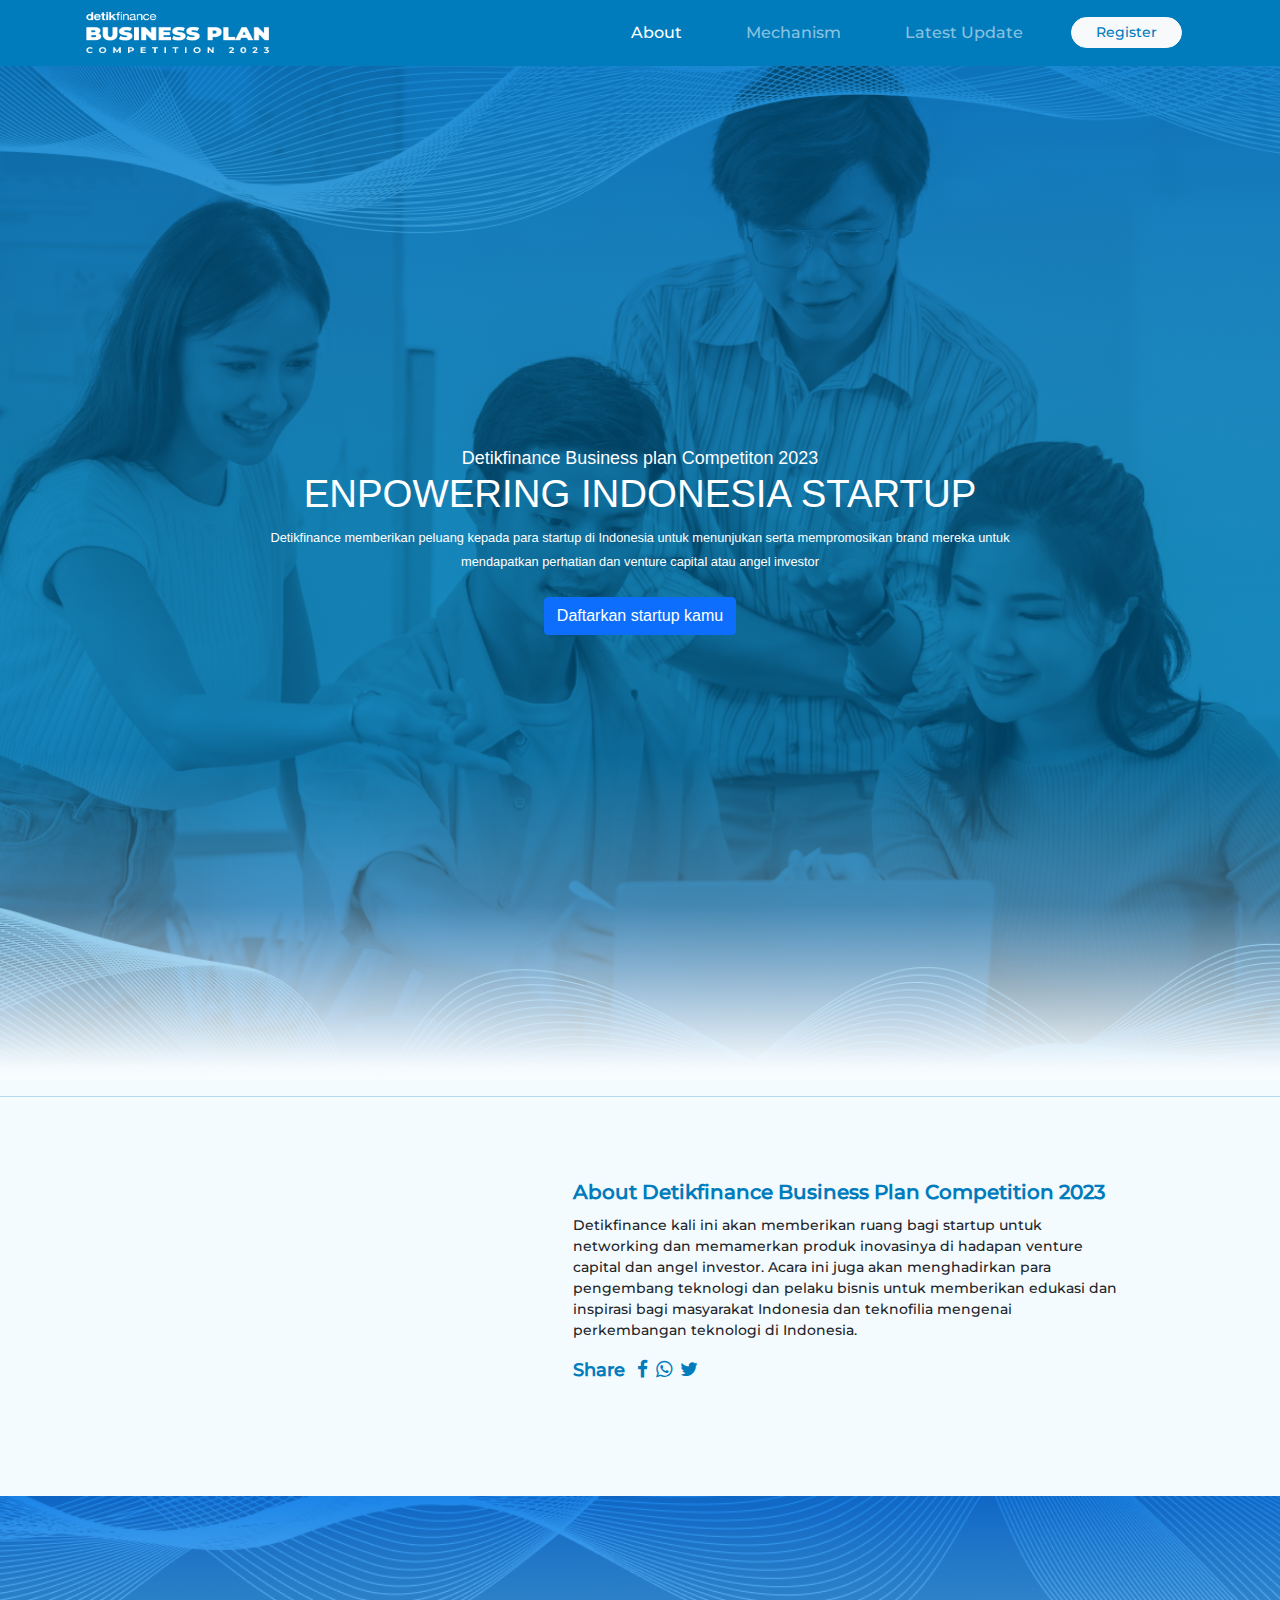
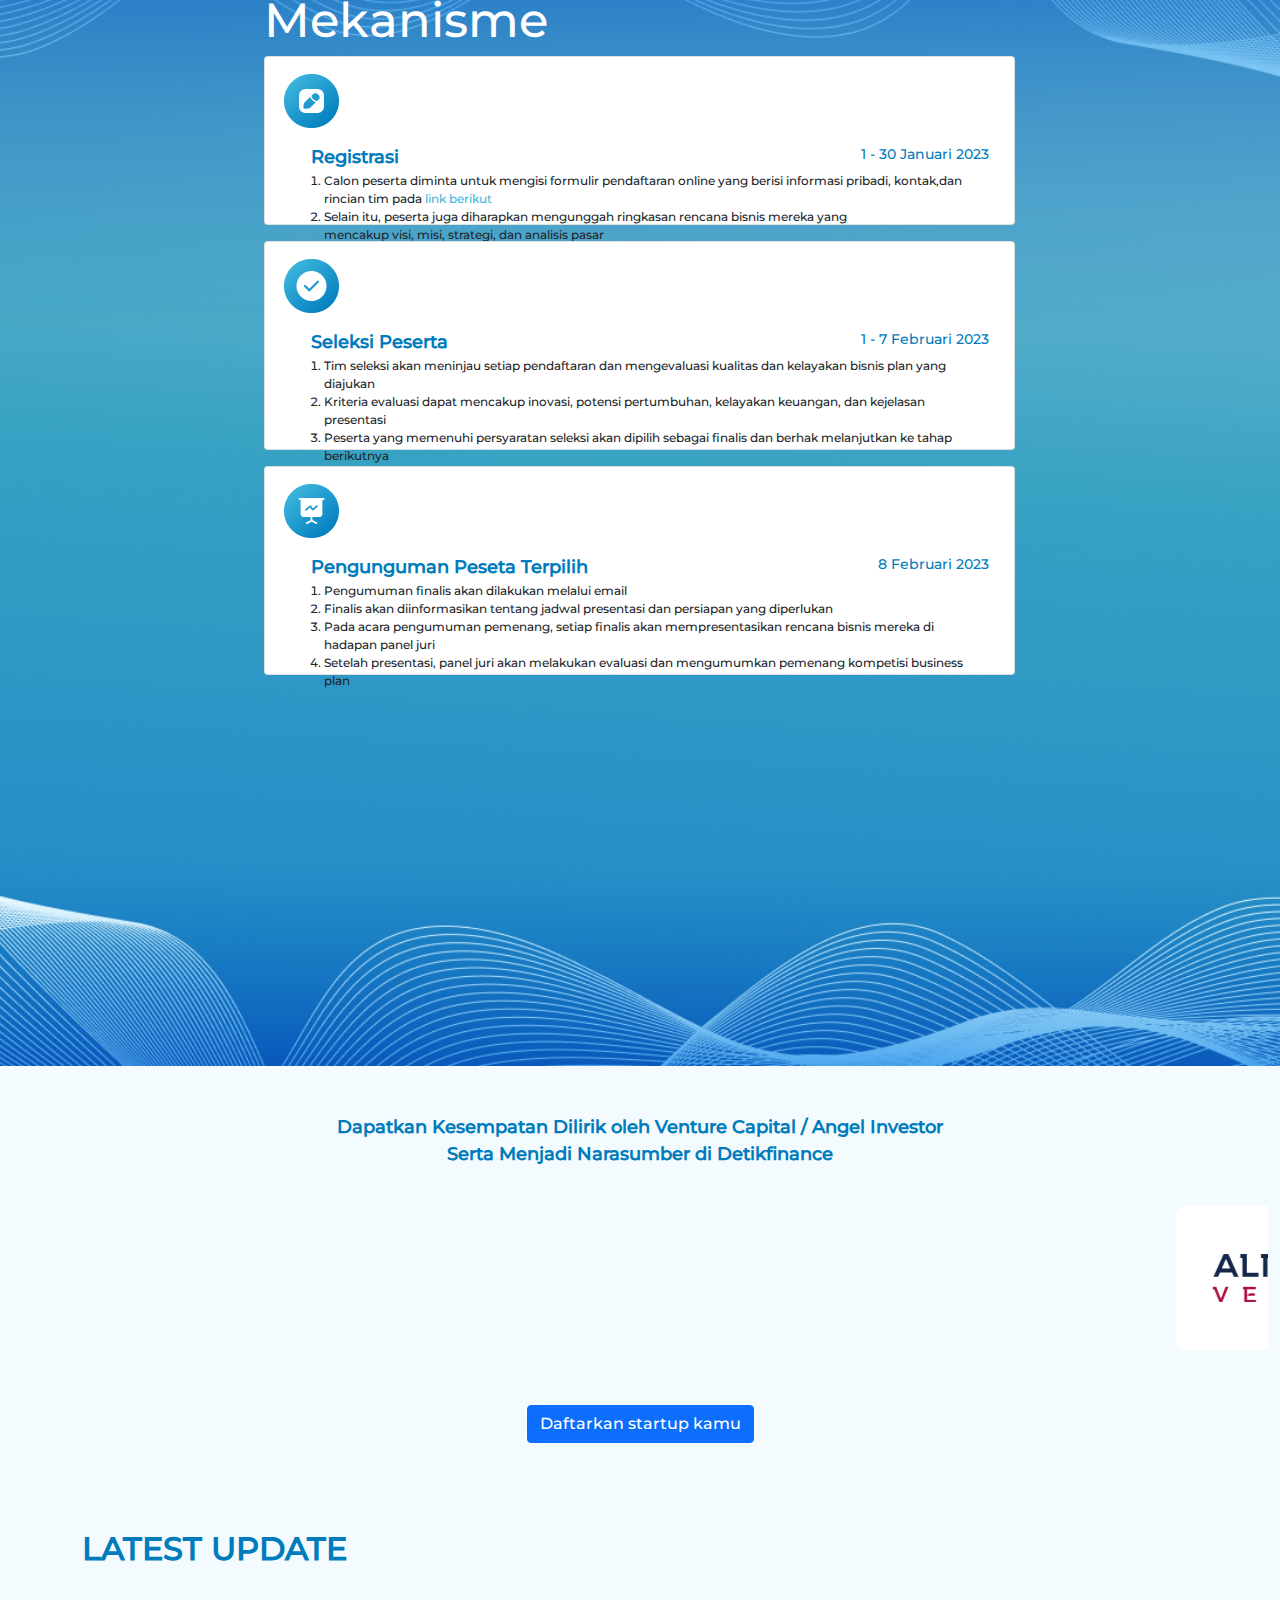
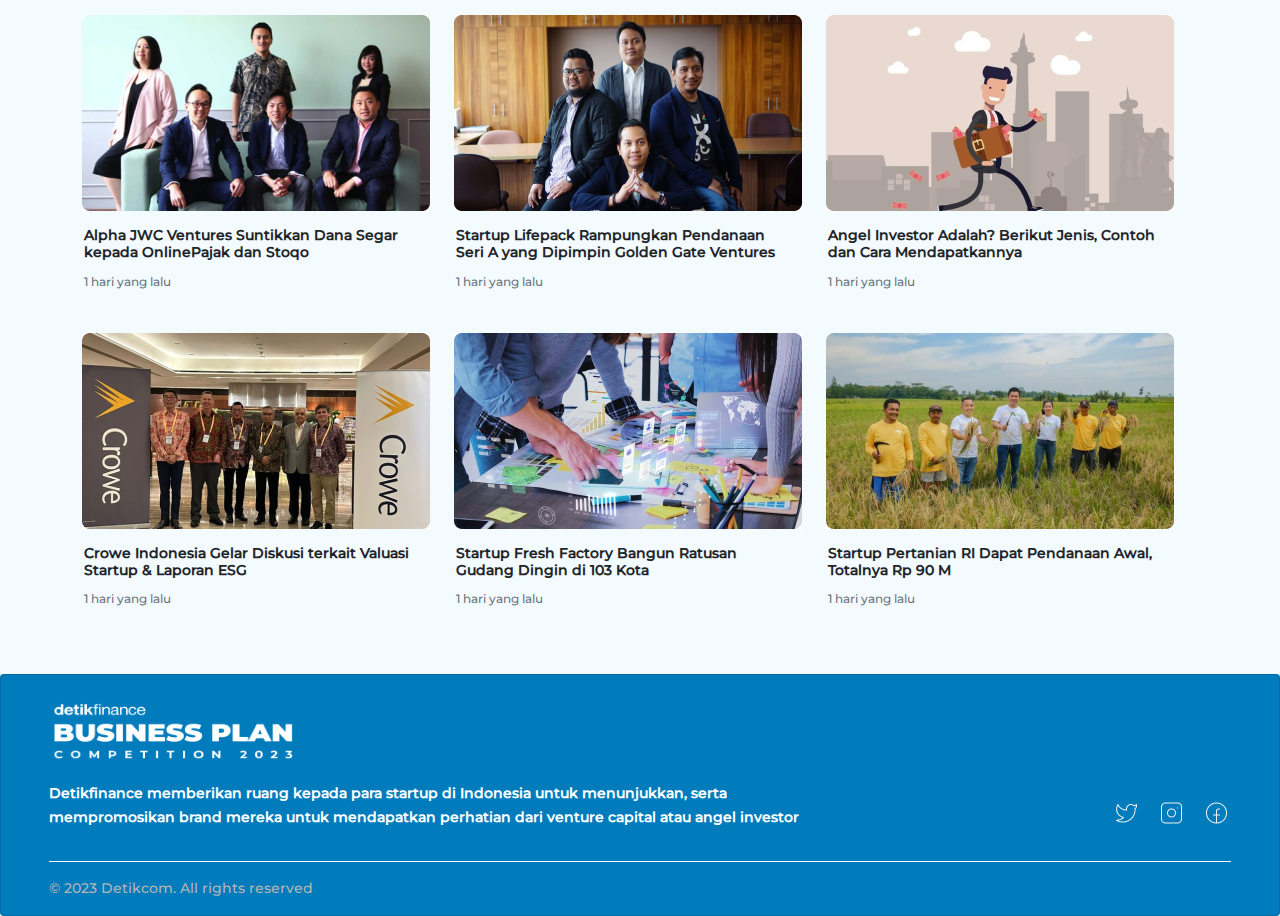
<file: index.html>
<!DOCTYPE html>
<html lang="en">
<head>
    <meta charset="UTF-8">
    <meta name="viewport" content="width=device-width, initial-scale=1">
    <link rel="stylesheet" href="bootstrap/css/bootstrap.min.css">
    <link rel="stylesheet" href="https://cdnjs.cloudflare.com/ajax/libs/font-awesome/4.7.0/css/font-awesome.min.css">
    <link rel="stylesheet" href="bootstrap/css/style.css">
    <style>
      @font-face {
        font-family: 'Montserrat'; 
        src: url('assets/font/static/Montserrat-Medium.ttf');
      }

        .banner-img {
            height: 120vh;
            background: linear-gradient(rgba(0, 124, 189, 0.5) 70%, rgba(255, 255, 255, 0.5)), url("assets/img/Background Hero Section.png");
            background-repeat: no-repeat;
            background-size: cover;
            background-position: center;

        }

        .content-img {
            height: 130vh;
            background: url("assets/img/Background Mekanisme Section.png");
            background-repeat: no-repeat;
            background-size: cover;
            background-position: center;

        }

        /* Responsive styles for iPhone 8s */
        @media (max-width: 375px) {
            .banner-img {
                height: 80vh;
            }
            .content-img {
                height: 90vh;
            }
            /* Additional styles for iPhone 8s */
        }

        /* Responsive styles for desktop */
        @media (min-width: 992px) {
            .banner-img {
                height: 120vh;
            }
            .content-img {
                height: 130vh;
            }
            /* Additional styles for desktop */
        }

    </style>
    <title>Document</title>
    
</head>
<body>

    <!-- Navbar -->
    <nav class="navbar fixed-top navbar-expand-md navbar-dark navbar-color">
        <div class="container">
            <a href="#">
              <img src="assets/img/logo.png" width="192px" height="50px">
            </a>
          <button class="navbar-toggler" type="button" data-bs-toggle="collapse" data-bs-target="#navbarSupportedContent" aria-controls="navbarSupportedContent" aria-expanded="false" aria-label="Toggle navigation">
            <span class="navbar-toggler-icon"></span>
          </button>
          <div class="collapse navbar-collapse" id="navbarSupportedContent">
            <ul class="navbar-nav ms-auto mb-2 mb-lg-0">
              <li class="nav-item">
                <a class="nav-link active mx-4" aria-current="page" href="#about">About</a>
              </li>
              <li class="nav-item">
                <a class="nav-link mx-4" aria-current="page" href="#mechanism">Mechanism</a>
              </li>
              <li class="nav-item">
                <a class="nav-link mx-4" aria-current="page" href="#latest">Latest Update</a>
              </li>
              <li class="nav-item">
                  <a href="register.html">
                    <button class="register btn btn-sm btn-light rounded-pill mx-3 px-4 my-1" type="button">Register</button>
                  </a>
              </li>
            </ul>
          </div>
        </div>
    </nav>
    <!-- End Navbar -->

    
    <!-- <div class="banner-img"> -->
        <div class="container-fluid banner-img ">
          <div class="container banner-content col-lg-8">
            <div class="text-center">
              <span style="font-size: 1.4vw;">Detikfinance Business plan Competiton 2023</span>
              <h3 style="font-size: 3vw;">ENPOWERING  INDONESIA  STARTUP</h3>
              <span class="text">Detikfinance memberikan peluang kepada para startup di Indonesia untuk menunjukan serta mempromosikan
                brand mereka untuk mendapatkan perhatian dan venture capital atau angel investor
              </span><br><br>
              <button type="button" class="btn btn-primary">Daftarkan startup kamu</button>
           </div>
          </div>
        </div>
    <!-- </div> -->

    <hr>

    <!-- About -->
    <div id="about">
      <div class="container pb-5">
        <div class="row">
          <div class="card mx-auto mt-5 pb-5" style="max-width: 90%; border: none; background-color: #F4FBFF;">
            <div class="row g-0"> 
              <div class="col-md-5">
                <iframe width="392px" height="220px" src="https://www.youtube.com/embed/DW0S4gygB0M" class=" rounded-start pt-4" title="YouTube video player" frameborder="0" allow="accelerometer; autoplay; clipboard-write; encrypted-media; gyroscope; picture-in-picture; web-share" allowfullscreen></iframe>
              </div>
              <div class="col-md-7">
                <div class="card-body text-title" style="background-color: #F4FBFF;">
                  <a href="#" class="card-title">About Detikfinance Business Plan Competition 2023</a>
                  <p class="card-text">
                    Detikfinance kali ini akan memberikan ruang bagi startup untuk networking dan memamerkan produk inovasinya di 
                    hadapan venture capital dan angel investor. Acara ini juga akan menghadirkan para pengembang teknologi dan 
                    pelaku bisnis untuk memberikan edukasi dan inspirasi bagi masyarakat Indonesia dan teknofilia mengenai 
                    perkembangan teknologi di Indonesia.
                  </p>
                  <span class="share pe-2">Share</span>
                  <i class="me-1 fa fa-facebook" style="font-size:1.5vw"></i>
                  <i class="me-1 fa fa-whatsapp" style="font-size:1.5vw"></i>
                  <i class="fa fa-twitter" style="font-size:1.5vw"></i>
                </div>
              </div>
            </div>
          </div>
        </div>
      </div>
    </div>
    <!-- End of About -->
    

    <!-- Mechanism -->
    <div id="mechanism">
      <div class="container-fluid content-img ">
        <div class="container content col-lg-8">
          <div class="text-left">
            <span style="font-size: 48px; color: white;">Mekanisme</span>
            <br>

            <!-- card 1 -->
            <div class="card mb-3" style="max-width: 751px; max-height: 169px;">
              <div class="row g-0">
                <div class="col-1 mt-1">
                  <img src="assets/icon/registrasi.png" class="img-fluid rounded-start icon-content" alt="...">
                </div>
                <div class="col-11 col-sm-12">
                  <div class="card-body card-field ms-1 row">
                    <p class="content-title col-lg-8">Registrasi</p>
                    <p class="content-date col-lg-4 share">1 - 30 Januari 2023</p>
                    <ol class="content-field">
                      <li>
                        Calon peserta diminta untuk mengisi formulir pendaftaran online yang berisi informasi pribadi,
                        kontak,dan rincian tim pada <a href="#">link berikut</a>
                      </li>
                      <li>
                        Selain itu, peserta juga diharapkan mengunggah ringkasan rencana bisnis mereka yang <br> mencakup visi, misi, strategi, dan analisis pasar
                      </li>
                    </ol>
                  </div>
                </div>
              </div>
            </div>

              <!-- card 2 -->
            <div class="card mb-3" style="max-width: 751px; max-height: 209px;">
              <div class="row g-0">
                <div class="col-1 mt-1">
                  <img src="assets/icon/seleksi.png" class="img-fluid rounded-start icon-content" alt="...">
                </div>
                <div class="col-11 col-sm-12">
                  <div class="card-body card-field ms-1 row">
                    <p class="content-title col-lg-9">Seleksi Peserta</p>
                    <p class="content-date col-lg-3 share">1 - 7 Februari 2023</p>
                    <ol class="content-field">
                      <li>
                        Tim seleksi akan meninjau setiap pendaftaran dan mengevaluasi kualitas dan kelayakan bisnis plan yang diajukan
                      </li>
                      <li>
                        Kriteria evaluasi dapat mencakup inovasi, potensi pertumbuhan, kelayakan keuangan, dan kejelasan presentasi
                      </li>
                      <li>
                        Peserta yang memenuhi persyaratan seleksi akan dipilih sebagai finalis dan berhak melanjutkan ke tahap berikutnya
                      </li>
                    </ol>
                  </div>
                </div>
              </div>
            </div>

            <!-- card 3 -->
            <div class="card mb-3" style="max-width: 751px; max-height: 209px;">
              <div class="row g-0">
                <div class="col-1 mt-1">
                  <img src="assets/icon/info.png" class="img-fluid rounded-start icon-content" alt="...">
                </div>
                <div class="col-11 col-sm-12">
                  <div class="card-body card-field ms-1 row">
                    <p class="content-title col-lg-9">Pengunguman Peseta Terpilih</p>
                    <p class="content-date col-lg-3 share">8 Februari 2023</p>
                    <ol class="content-field">
                      <li>
                        Pengumuman finalis akan dilakukan melalui email
                      </li>
                      <li>
                        Finalis akan diinformasikan tentang jadwal presentasi dan persiapan yang diperlukan
                      </li>
                      <li>
                        Pada acara pengumuman pemenang, setiap finalis akan mempresentasikan rencana bisnis mereka di hadapan panel juri
                      </li>
                      <li>
                        Setelah presentasi, panel juri akan melakukan evaluasi dan mengumumkan pemenang kompetisi business plan
                      </li>
                    </ol>
                  </div>
                </div>
              </div>
            </div>
          </div>
        </div>
      </div>
    </div>
    <!-- End of Mechanism -->


    <!-- Slider -->
    <div class="container-fluid mt-5">
      <div class="row">
            <div class="col-md-12 pb-5">
              <div class="mx-auto text-title" style="width: 631px; height: 44px;">
                <center>
                  <span href="#">
                    Dapatkan Kesempatan Dilirik oleh Venture Capital / Angel Investor
                    Serta Menjadi Narasumber di Detikfinance
                  </span>
                </center>
              </div>
            </div>
            <div class="col-md-12">
              <div class="img-slider">
                <marquee direction="left" scrollamount="10">
                  <img src="assets/img/1.png" class="me-3" alt="...">
                  <img src="assets/img/2.png" class="me-3" alt="...">
                  <img src="assets/img/3.png" class="me-3" alt="...">
                  <img src="assets/img/4.png" class="me-3" alt="...">
                  <img src="assets/img/5.png" class="me-3" alt="...">
                  <img src="assets/img/6.png" class="me-3" alt="...">
                  <img src="assets/img/7.png" class="me-3" alt="...">
                  <img src="assets/img/8.png" class="" alt="...">
                </marquee>
              </div>
            </div>
            <div class="col-md-12 py-5">
              <center>
                <button type="button" class="btn btn-primary">Daftarkan startup kamu</button>
              </center>
            </div>
      </div>
    </div>
    <!-- End of Slider -->


    <!-- Lates Update -->
    <div id="latest">
      <div class="container pt-5 pb-5">
        <div class="row">
          <div class="col-12">
            <span style="font-size: 32px; line-height: 20px; font-weight: 700; color: #007CBD;">LATEST UPDATE</span>
          </div>
          <div class="row row-cols-1 row-cols-md-3 g-4 col-12">
            <div class="col">
              <div class="card h-100" style="border: none;">
                <img src="assets/img/news 1.png" class="card-img-top" alt="...">
                <div class="card-body" style="background-color: #F4FBFF; margin-left: -4%;">
                  <h5 style="font-size: 14px; font-weight: 700;">Alpha JWC Ventures Suntikkan Dana Segar kepada OnlinePajak dan Stoqo</h5>
                  <small class="text-muted" style="font-size: 12px;">1 hari yang lalu</small>
                </div>
              </div>
            </div>
            <div class="col">
              <div class="card h-100" style="border: none;">
                <img src="assets/img/news 2.png" class="card-img-top" alt="...">
                <div class="card-body" style="background-color: #F4FBFF; margin-left: -4%;">
                  <h5 style="font-size: 14px; font-weight: 700;">Startup Lifepack Rampungkan Pendanaan Seri A yang Dipimpin Golden Gate Ventures</h5>
                  <small class="text-muted" style="font-size: 12px;">1 hari yang lalu</small>
                </div>
              </div>
            </div>
            <div class="col">
              <div class="card h-100" style="border: none;">
                <img src="assets/img/news 3.png" class="card-img-top" alt="...">
                <div class="card-body" style="background-color: #F4FBFF; margin-left: -4%;">
                  <h5 style="font-size: 14px; font-weight: 700;">Angel Investor Adalah? Berikut Jenis, Contoh dan Cara Mendapatkannya</h5>
                  <small class="text-muted" style="font-size: 12px;">1 hari yang lalu</small>
                </div>
              </div>
            </div>
            <div class="col">
              <div class="card h-100" style="border: none;">
                <img src="assets/img/news 4.png" class="card-img-top" alt="...">
                <div class="card-body" style="background-color: #F4FBFF; margin-left: -4%;">
                  <h5 style="font-size: 14px; font-weight: 700;">Crowe Indonesia Gelar Diskusi terkait Valuasi Startup & Laporan ESG</h5>
                  <small class="text-muted" style="font-size: 12px;">1 hari yang lalu</small>
                </div>
              </div>
            </div>
            <div class="col">
              <div class="card h-100" style="border: none;">
                <img src="assets/img/news 5.png" class="card-img-top" alt="...">
                <div class="card-body" style="background-color: #F4FBFF; margin-left: -4%;">
                  <h5 style="font-size: 14px; font-weight: 700;">Startup Fresh Factory Bangun Ratusan Gudang Dingin di 103 Kota</h5>
                  <small class="text-muted" style="font-size: 12px;">1 hari yang lalu</small>
                </div>
              </div>
            </div>
            <div class="col">
              <div class="card h-100" style="border: none;">
                <img src="assets/img/news 6.png" class="card-img-top" alt="...">
                <div class="card-body" style="background-color: #F4FBFF; margin-left: -4%;">
                  <h5 style="font-size: 14px; font-weight: 700;">Startup Pertanian RI Dapat Pendanaan Awal, Totalnya Rp 90 M</h5>
                  <small class="text-muted" style="font-size: 12px;">1 hari yang lalu</small>
                </div>
              </div>
            </div>
          </div>
        </div>
      </div>
    </div>
    <!-- End of Latest Update -->


    <!-- Footer -->
    <footer>
      <div class="card text-white" style="background-color: #007CBD;">
        <div class="container-fluid pt-4 ps-5 pe-5 mb-3">
          <div class="row">
              <div class="col-12">
                <img src="/assets/img/detik.png" width="250px" height="66px">
              </div>

              <div class="col-lg-8 py-3">
                <span class="card-text footer-text">
                  Detikfinance memberikan ruang kepada para startup di Indonesia untuk 
                  menunjukkan, serta mempromosikan brand mereka untuk mendapatkan perhatian 
                  dari venture capital atau angel investor
                </span>
              </div>
              <div class="col-lg-4 d-flex align-items-center justify-content-end mt-3 pe-3">
                <img src="assets/icon/Vector.png" class="me-4">
                <img src="assets/icon/instagram.png" class="me-4">
                <img src="assets/icon/Vector-1.png">
              </div>

              <div class="col-12">
                <hr width="100%" align="center" style="opacity: 1; color: white;">
              </div>

                <small style="color: #b4b4b4; opacity: 1;">© 2023 Detikcom. All rights reserved</small>
            </div>
          </div>
        </div>
      </div>
    </footer>
    <!-- End of Footer -->
   

    <script src="bootstrap/js/bootstrap.min.js"></script>
</body>
</html>
</file>
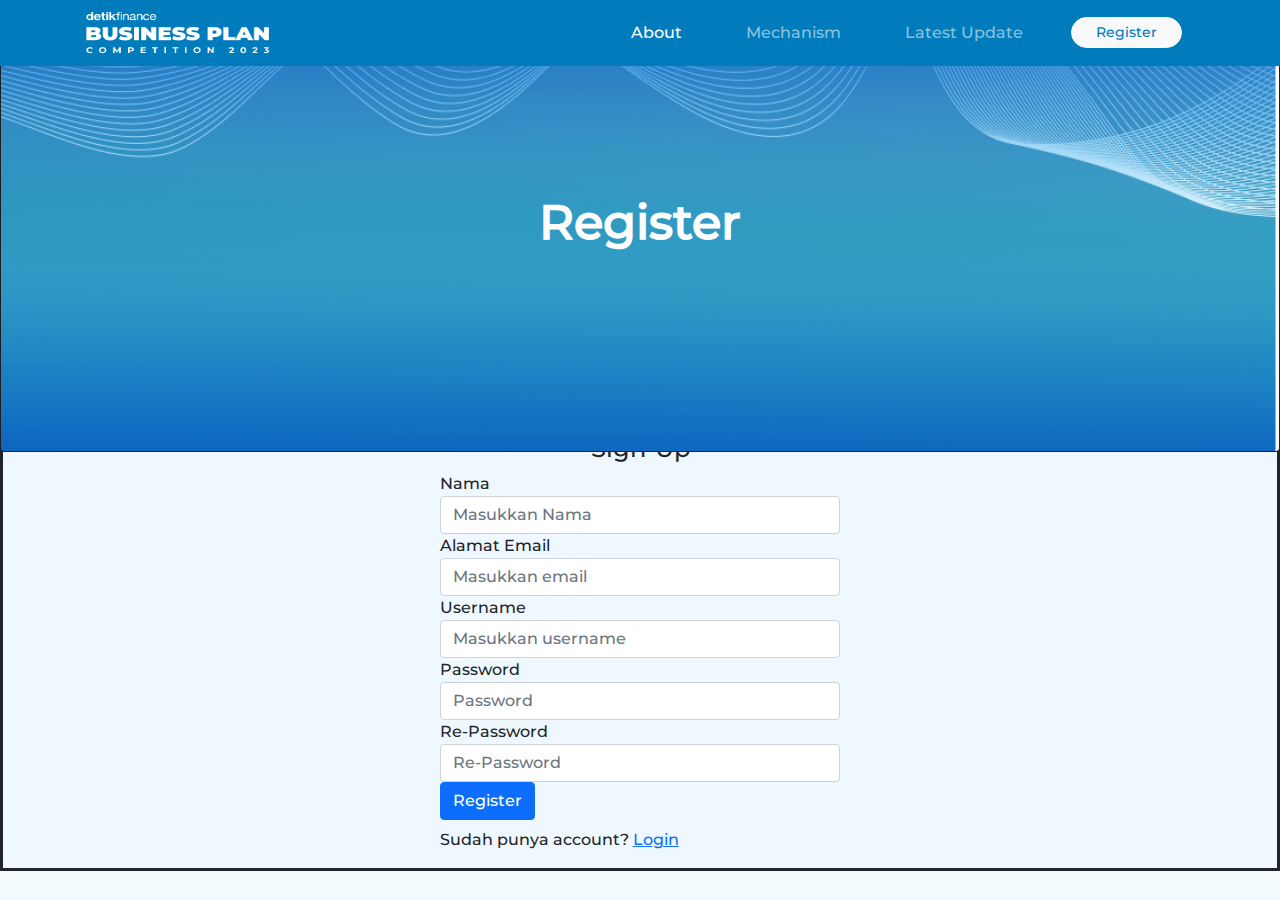
<file: register.html>
<!DOCTYPE html>
<html lang="en">
<head>
    <meta charset="UTF-8">
    <meta name="viewport" content="width=device-width, initial-scale=1">
    <link rel="stylesheet" href="bootstrap/css/bootstrap.min.css">
    <link rel="stylesheet" href="https://cdnjs.cloudflare.com/ajax/libs/font-awesome/4.7.0/css/font-awesome.min.css">
    <link rel="stylesheet" href="bootstrap/css/style.css">
    <style>
      @font-face {
        font-family: 'Montserrat'; 
        src: url('assets/font/static/Montserrat-Medium.ttf');
      }

        .banner-img {
            height: 120vh;
            background: linear-gradient(rgba(0, 124, 189, 0.5) 70%, rgba(255, 255, 255, 0.5)), url("assets/img/Background Hero Section.png");
            background-repeat: no-repeat;
            background-size: cover;
            background-position: center;

        }

        .content-img {
            height: 130vh;
            background: url("assets/img/Background Mekanisme Section.png");
            background-repeat: no-repeat;
            background-size: cover;
            background-position: center;

        }

        /* Responsive styles for iPhone 8s */
        @media (max-width: 375px) {
            .banner-img {
                height: 80vh;
            }
            .content-img {
                height: 90vh;
            }
            /* Additional styles for iPhone 8s */
        }

        /* Responsive styles for desktop */
        @media (min-width: 992px) {
            .banner-img {
                height: 120vh;
            }
            .content-img {
                height: 130vh;
            }
            /* Additional styles for desktop */
        }

    </style>
    <title>Document</title>
    
</head>
<body>

     <!-- Navbar -->
     <div class="container-fluid">
        <nav class="navbar fixed-top navbar-expand-md navbar-dark navbar-color">
            <div class="container">
                <a href="#">
                <img src="assets/img/logo.png" width="192px" height="50px">
                </a>
            <button class="navbar-toggler" type="button" data-bs-toggle="collapse" data-bs-target="#navbarSupportedContent" aria-controls="navbarSupportedContent" aria-expanded="false" aria-label="Toggle navigation">
                <span class="navbar-toggler-icon"></span>
            </button>
            <div class="collapse navbar-collapse" id="navbarSupportedContent">
                <ul class="navbar-nav ms-auto mb-2 mb-lg-0">
                <li class="nav-item">
                    <a class="nav-link active mx-4" aria-current="page" href="#about">About</a>
                </li>
                <li class="nav-item">
                    <a class="nav-link mx-4" aria-current="page" href="#mechanism">Mechanism</a>
                </li>
                <li class="nav-item">
                    <a class="nav-link mx-4" aria-current="page" href="#latest">Latest Update</a>
                </li>
                <li class="nav-item">
                    <a href="register.html">
                        <button class="register btn btn-sm btn-light rounded-pill mx-3 px-4 my-1" type="button">Register</button>
                    </a>
                </li>
                </ul>
            </div>
            </div>
        </nav>
    </div>
    <!-- End Navbar -->


    <div class="card bg-dark text-white">
        <img src="assets/img/Background Header Title.png" class="card-img" width="1440px" height="450px">
        <div class="card-img-overlay d-flex align-items-center justify-content-center"> 
            <span class="card-title" style="font-size: 48px; font-weight: 700;">Register</span>
        </div>
    </div>

    <section class="container-fluid" style="background-color: aliceblue; border: solid; margin-top: -20px;">
        <!-- justify-content-center untuk mengatur posisi form agar berada di tengah-tengah -->
        <section class="row justify-content-center">
        <section class="col-12 col-sm-6 col-md-4">
            <form class="form-container">
                <h4 class="text-center font-weight-bold"> Sign-Up </h4>
                <div class="form-group">
                    <label for="name">Nama</label>
                    <input type="text" class="form-control" id="name" placeholder="Masukkan Nama">
                </div>
                <div class="form-group">
                    <label for="InputEmail">Alamat Email</label>
                    <input type="email" class="form-control" id="InputEmail" aria-describeby="emailHelp" placeholder="Masukkan email">
                </div>
                <div class="form-group">
                    <label for="name">Username</label>
                    <input type="text" class="form-control" id="username" placeholder="Masukkan username">
                </div>
                <div class="form-group">
                    <label for="InputPassword">Password</label>
                    <input type="password" class="form-control" id="InputPassword" placeholder="Password">
                </div>
                <div class="form-group">
                    <label for="InputPassword">Re-Password</label>
                    <input type="password" class="form-control" id="InputRePassword" placeholder="Re-Password">
                </div>
                <button type="submit" class="btn btn-primary btn-block">Register</button>
                <div class="form-footer mt-2">
                    <p> Sudah punya account? <a href="#">Login</a></p>
                </div>
            </form>
        </section>
        </section>
    </section>
</body>
</html>
</file>
<file: bootstrap/css/style.css>
body {
    font-family: 'Montserrat';
    background-color: #F4FBFF;
}

.navbar-color {
    background-color: #007cbd;
}

.banner {
    height: 90vh;
    background-color:  rgb(0, 124, 189);
    opacity: .60;

}


.banner-content {
    height: 100%;
    color: white;
    font-family: 'Franklin Gothic Medium', 'Arial Narrow', Arial, sans-serif;
    display: flex;
    justify-content: center;
    align-items: center;

}

.text {
  font-style: normal;
  font-size: 1vw;
}

.register {
    color: #007cbd;
}

hr {
    color: #007cbd;
    size: 10%;
}

.videoWrapper {
    position: relative;
    width: 100%;
    height: 0;
    padding-bottom: 56.25%;
    }
.video {
    position: absolute;
    top: 0;
    left: 0;
    width: 100%;
    height: 100%;
    }

.text-title a {
    color: #007cbd;
    font-size: 20px;
    font-weight: 700;
    text-decoration: none;
}
.text-title span {
    color: #007cbd;
    font-size: 18px;
    font-weight: 700;
    text-decoration: none;
    text-align: center;

}

.text-title p {
    padding-top: 1.5%;
    font-size: 14px;
}

.text-title i {
    color: #007cbd;
}

.share {
    font-size: 14px;
    color: #007cbd;

}

.content {
    height: 100%;
    display: flex;
    justify-content: center;
    padding-top: 7%;
}

.icon-content {
    margin-top: 20%;
    /* padding-right: 50%; */
    margin-left: 30%;
    /* border: solid; */
    margin-right: 25%;
}

.content-title {
    color: #007cbd;
    font-size: 18px;
    font-weight: bold;
    /* border: solid; */
    font-weight: 700;
    
}

.content-date {
    font-size: 14px;
    /* border: solid; */
    text-align: right;
}

.content-field {
    font-size: 12px;
    /* border: solid; */
    margin-top: -15px;
    padding-left: 25px;
}

.content-field a {
    color: #3EB7DD;
    text-decoration: none;
}

.card-field {
    padding-left: 30px;
    padding-right: 25px;
}

.footer-text {
    font-size: 14px;
    font-weight: 600;
}
</file>
